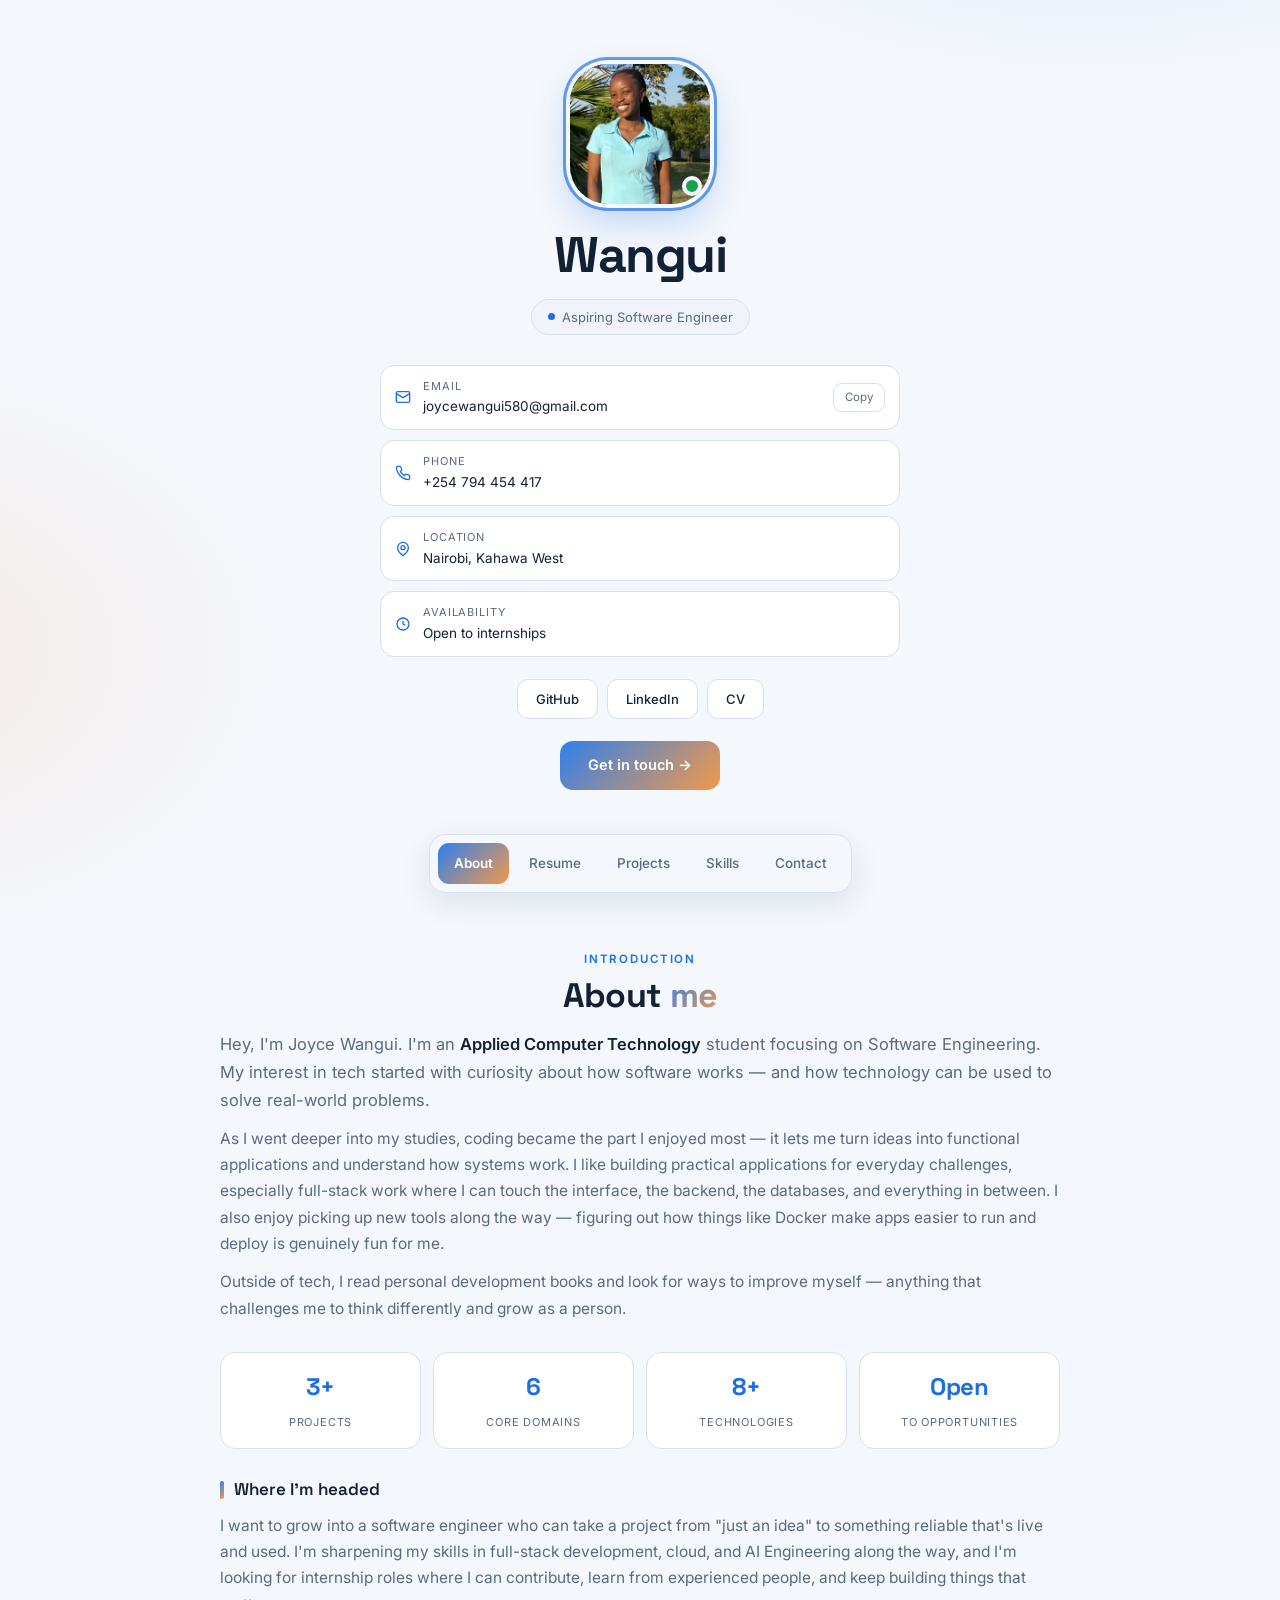
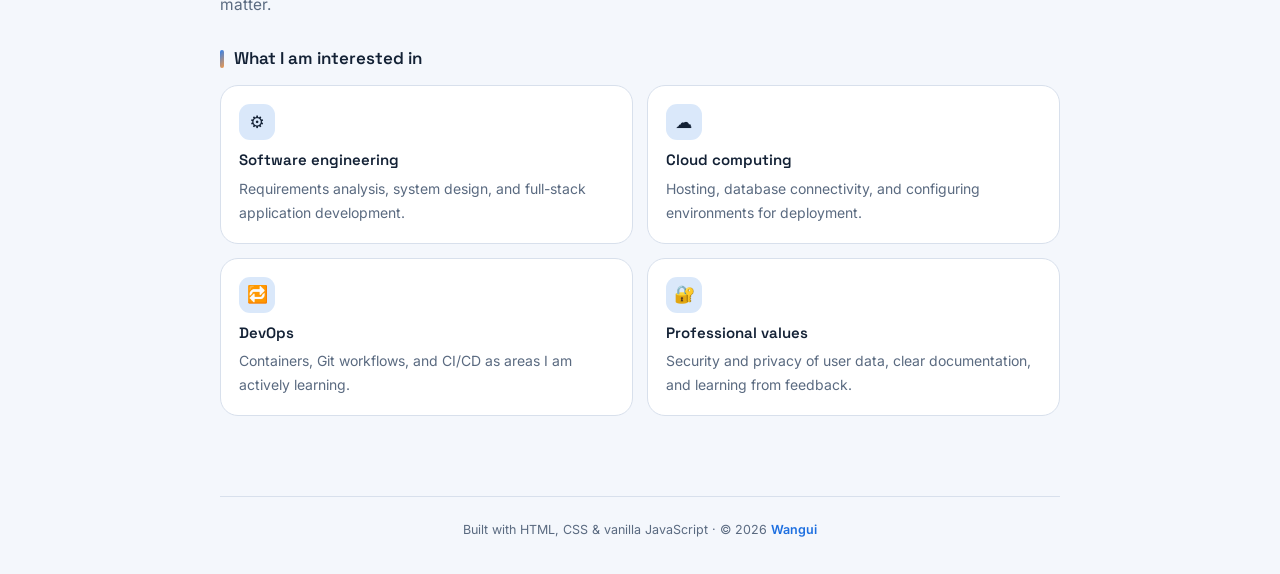
<file: index.html>
﻿<!DOCTYPE html>
<html lang="en">
<head>
<meta charset="utf-8">
<meta name="viewport" content="width=device-width, initial-scale=1, viewport-fit=cover">
<title>Wangui — Software Engineering Portfolio</title>
<meta name="description" content="Portfolio of Wangui, an Applied Computer Technology student specializing in software engineering. Projects, skills, resume, and contact.">
<meta name="theme-color" content="#f4f7fc">
<link rel="icon" type="image/svg+xml" href="favicon.svg">
<link rel="preconnect" href="https://fonts.googleapis.com">
<link rel="preconnect" href="https://fonts.gstatic.com" crossorigin>
<link href="https://fonts.googleapis.com/css2?family=Space+Grotesk:wght@500;600;700&family=Inter:wght@400;500;600&display=swap" rel="stylesheet">
<link rel="stylesheet" href="style.css">
</head>
<body>
<div class="wrap">

<!-- ============ HERO ============ -->
<header class="hero">
  <div class="avatar-wrap">
    <div class="avatar"><img src="assets/profile.jpeg" alt="Wangui" onerror="this.remove()"><span aria-hidden="true">W</span></div>
    <span class="dot" title="Available"></span>
  </div>
  <h1>Wangui</h1>
  <span class="role"><i></i> Aspiring Software Engineer</span>

  <div class="quick">
    <div class="qrow">
      <svg width="16" height="16" viewBox="0 0 24 24" fill="none" stroke-width="2"><rect x="2" y="4" width="20" height="16" rx="2"/><path d="m2 7 10 6 10-6"/></svg>
      <div><span class="k">Email</span><a class="v" id="email-text" href="mailto:joycewangui580@gmail.com">joycewangui580@gmail.com</a></div>
      <button class="copy" id="copy-btn" type="button">Copy</button>
    </div>
    <div class="qrow">
      <svg width="16" height="16" viewBox="0 0 24 24" fill="none" stroke-width="2"><path d="M22 16.92v3a2 2 0 0 1-2.18 2 19.79 19.79 0 0 1-8.63-3.07 19.5 19.5 0 0 1-6-6 19.79 19.79 0 0 1-3.07-8.67A2 2 0 0 1 4.11 2h3a2 2 0 0 1 2 1.72c.13.96.36 1.9.7 2.81a2 2 0 0 1-.45 2.11L8.09 9.91a16 16 0 0 0 6 6l1.27-1.27a2 2 0 0 1 2.11-.45c.91.34 1.85.57 2.81.7A2 2 0 0 1 22 16.92z"/></svg>
      <div><span class="k">Phone</span><a class="v" href="tel:+254794454417">+254 794 454 417</a></div>
    </div>
    <div class="qrow">
      <svg width="16" height="16" viewBox="0 0 24 24" fill="none" stroke-width="2"><path d="M20 10c0 6-8 12-8 12s-8-6-8-12a8 8 0 1 1 16 0Z"/><circle cx="12" cy="10" r="3"/></svg>
      <div><span class="k">Location</span><span class="v">Nairobi, Kahawa West</span></div>
    </div>
    <div class="qrow">
      <svg width="16" height="16" viewBox="0 0 24 24" fill="none" stroke-width="2"><circle cx="12" cy="12" r="9"/><path d="M12 7v5l3 2"/></svg>
      <div><span class="k">Availability</span><span class="v">Open to internships</span></div>
    </div>
  </div>

  <div class="socials">
    <a href="https://github.com/wanguinyiha" target="_blank" rel="noopener" aria-label="GitHub">GitHub</a>
    <a href="https://www.linkedin.com/in/joyce-kimani-82453132b/" target="_blank" rel="noopener" aria-label="LinkedIn">LinkedIn</a>
    <a href="assets/JOYCE%20WANGUI%20KIMANI%20-%20CV.pdf" download target="_blank" aria-label="Download CV">CV</a>
  </div>
  <a class="cta" href="#contact" data-goto="contact">Get in touch →</a>
</header>

<!-- ============ NAV ============ -->
<nav class="topbar" role="tablist" aria-label="Portfolio sections">
  <div class="tabs">
    <button class="tab" role="tab" id="t-about" aria-controls="about" aria-selected="true" data-t="about">About</button>
    <button class="tab" role="tab" id="t-resume" aria-controls="resume" aria-selected="false" data-t="resume">Resume</button>
    <button class="tab" role="tab" id="t-projects" aria-controls="projects" aria-selected="false" data-t="projects">Projects</button>
    <button class="tab" role="tab" id="t-skills" aria-controls="skills" aria-selected="false" data-t="skills">Skills</button>
    <button class="tab" role="tab" id="t-contact" aria-controls="contact" aria-selected="false" data-t="contact">Contact</button>
  </div>
</nav>

<main>
  <!-- ABOUT -->
  <section id="about" class="active" role="tabpanel" aria-labelledby="t-about" tabindex="0">
    <div class="head">
      <span class="eyebrow">Introduction</span>
      <h2>About <span class="u">me</span></h2>
    </div>
    <p class="lede">Hey, I'm Joyce Wangui. I'm an <strong>Applied Computer Technology</strong> student focusing on Software Engineering. My interest in tech started with curiosity about how software works — and how technology can be used to solve real-world problems.</p>
    <p>As I went deeper into my studies, coding became the part I enjoyed most — it lets me turn ideas into functional applications and understand how systems work. I like building practical applications for everyday challenges, especially full-stack work where I can touch the interface, the backend, the databases, and everything in between. I also enjoy picking up new tools along the way — figuring out how things like Docker make apps easier to run and deploy is genuinely fun for me.</p>
    <p>Outside of tech, I read personal development books and look for ways to improve myself — anything that challenges me to think differently and grow as a person.</p>

    <div class="stats">
      <div class="stat"><b>3+</b><span>Projects</span></div>
      <div class="stat"><b>6</b><span>Core domains</span></div>
      <div class="stat"><b>8+</b><span>Technologies</span></div>
      <div class="stat"><b>Open</b><span>To opportunities</span></div>
    </div>

    <h3>Where I'm headed</h3>
    <p>I want to grow into a software engineer who can take a project from "just an idea" to something reliable that's live and used. I'm sharpening my skills in full-stack development, cloud, and AI Engineering along the way, and I'm looking for internship roles where I can contribute, learn from experienced people, and keep building things that matter.</p>

    <h3>What I am interested in</h3>
    <div class="grid two">
      <div class="box"><div class="ico">⚙️</div><h4>Software engineering</h4><p>Requirements analysis, system design, and full-stack application development.</p></div>
      <div class="box"><div class="ico">☁️</div><h4>Cloud computing</h4><p>Hosting, database connectivity, and configuring environments for deployment.</p></div>
      <div class="box"><div class="ico">🔁</div><h4>DevOps</h4><p>Containers, Git workflows, and CI/CD as areas I am actively learning.</p></div>
      <div class="box"><div class="ico">🔐</div><h4>Professional values</h4><p>Security and privacy of user data, clear documentation, and learning from feedback.</p></div>
    </div>
  </section>

  <!-- RESUME -->
  <section id="resume" role="tabpanel" aria-labelledby="t-resume" tabindex="0">
    <div class="head">
      <span class="eyebrow">Background</span>
      <h2>My <span class="u">resume</span></h2>
    </div>

    <p class="lede">Applied Computer Technology student graduating Fall 2027, with hands-on experience in web development and databases. Seeking a software developer internship to apply my skills in JavaScript, TypeScript and React while gaining practical experience in system design, full-stack development, and collaborative software engineering.</p>

    <h3>Education</h3>
    <div class="tl">
      <div class="box">
        <span class="when">Expected Fall 2027</span>
        <h4>Bachelor's in Applied Computer Technology</h4>
        <p>United States International University – Africa (USIU)</p>
      </div>
      <div class="box">
        <h4>Software Engineering and DevOps</h4>
        <p>Moringa School</p>
      </div>
    </div>

    <h3>Experience</h3>
    <div class="tl">
      <div class="box">
        <h4>IT &amp; Tech Support Volunteer</h4>
        <p>WeFix</p>
        <p>Utilized Zoho CRM to generate invoices, manage service tickets, share repair estimates, and monitor customer payments. Provided technical support by assisting with service requests, tracking electronic device repair cases, and coordinating updates to support timely issue resolution.</p>
      </div>
      <div class="box">
        <h4>Volunteer</h4>
        <p>Bishop Opera Luigi Zimmerman</p>
        <p>Supported the center's donation management process by accurately recording donated items, quantities, and donor information. Maintained organized records that supported inventory tracking, resource planning, and efficient distribution of supplies.</p>
      </div>
    </div>

    <h3>Skills</h3>
    <div class="grid two">
      <div class="box">
        <h4>Languages</h4>
        <div class="tags"><span class="tag">Python</span><span class="tag">JavaScript</span><span class="tag">TypeScript</span><span class="tag">SQL</span><span class="tag">HTML</span><span class="tag">CSS</span></div>
      </div>
      <div class="box">
        <h4>Frameworks &amp; Libraries</h4>
        <div class="tags"><span class="tag">React</span><span class="tag">Next.js</span></div>
      </div>
      <div class="box">
        <h4>Databases &amp; Backend</h4>
        <div class="tags"><span class="tag">PostgreSQL</span><span class="tag">Supabase</span><span class="tag">Convex</span></div>
      </div>
      <div class="box">
        <h4>Tools &amp; Methods</h4>
        <div class="tags"><span class="tag">Git</span><span class="tag">GitHub</span><span class="tag">VS Code</span><span class="tag">Agile/Scrum</span><span class="tag">Figma</span><span class="tag">Jira</span><span class="tag">Google Workspace</span></div>
      </div>
    </div>

    <h3>Achievements</h3>
    <div class="grid two">
      <div class="box"><div class="ico">🚀</div><h4>Built web applications</h4><p>Developed and managed web applications using Next.js, React, Node.js, and Python.</p></div>
      <div class="box"><div class="ico">🎓</div><h4>Completed a Software Engineering program</h4><p>Studied software engineering and computer science, gaining strong problem-solving and programming skills.</p></div>
    </div>

    <p class="actions"><a class="btn" href="assets/JOYCE%20WANGUI%20KIMANI%20-%20CV.pdf" download target="_blank">Download CV ↓</a></p>
  </section>

  <!-- PROJECTS -->
  <section id="projects" role="tabpanel" aria-labelledby="t-projects" tabindex="0">
    <div class="head">
      <span class="eyebrow">Selected work</span>
      <h2>Featured <span class="u">projects</span></h2>
    </div>
    <p class="lede">Each project below is a short summary — update the status lines to match what works today.</p>

    <div class="grid">
      <article class="box project">
        <div class="phead">
          <span class="idx">01</span>
          <span class="status">Status: live</span>
        </div>
        <h4>ViFlow — Visitor management and access control</h4>
        <p>Digitizes visitor registration and access verification in hostels and residential facilities. It reduces repetitive manual data entry, streamlines visitor invitations, and supports verification and tracking of visits.</p>
        <p>Covers resident and visitor workflows, guard verification, unique access checks, role-based permissions, and database design. An invitation and an actual visit are separate entities, which is a good case study for interviews.</p>
        <div class="tags"><span class="tag">Requirements analysis</span><span class="tag">Backend</span><span class="tag">Database design</span><span class="tag">Security</span></div>
        <div class="links"><a href="https://github.com/wanguinyiha/viflow" target="_blank" rel="noopener">Repository ↗</a><a href="https://viflow.netlify.app" target="_blank" rel="noopener">Live demo ↗</a></div>
      </article>

      <article class="box project">
        <div class="phead">
          <span class="idx">02</span>
          <span class="status">Status: live</span>
        </div>
        <h4>Waxora — Waxing business website and booking system</h4>
        <p>A website for a waxing business where customers can browse services, make bookings, submit reviews, and receive booking details by email.</p>
        <p>Covers service categories, booking workflow, administrative access, email notifications, and database integration.</p>
        <div class="tags"><span class="tag">Frontend</span><span class="tag">Forms</span><span class="tag">Database</span><span class="tag">UX</span></div>
        <div class="links"><a href="https://github.com/wanguinyiha/waxora" target="_blank" rel="noopener">Repository ↗</a><a href="https://waxora.onrender.com/" target="_blank" rel="noopener">Live demo ↗</a></div>
      </article>

      <article class="box project">
        <div class="phead">
          <span class="idx">03</span>
          <span class="status">Status: live</span>
        </div>
        <h4>Marita's Meal Maestro — Meal planning web app</h4>
        <p>A meal planning web application that helps users organize what they eat in a simple, smart, and stress-free way — like a personal assistant for food planning.</p>
        <p>Covers weekly meal plans, recipe discovery, automatic shopping list generation, budget tracking, and progress over time.</p>
        <div class="tags"><span class="tag">Meal planning</span><span class="tag">Recipes</span><span class="tag">Shopping lists</span><span class="tag">Budget tracking</span></div>
        <div class="links"><a href="https://github.com/wanguinyiha/meal-maestro" target="_blank" rel="noopener">Repository ↗</a><a href="https://mealmaestroo.netlify.app" target="_blank" rel="noopener">Live demo ↗</a></div>
      </article>
    </div>
  </section>

  <!-- SKILLS -->
  <section id="skills" role="tabpanel" aria-labelledby="t-skills" tabindex="0">
    <div class="head">
      <span class="eyebrow">Capabilities</span>
      <h2>Skills &amp; <span class="u">DevOps</span></h2>
    </div>
    <p class="lede">Only skills I have used or am actively learning. The bars reflect my honest level.</p>

    <div class="grid two">
      <div>
        <h3>Languages and frontend</h3>
        <div class="skill"><div class="row"><span>JavaScript / TypeScript</span><span>70%</span></div><div class="bar"><i data-w="70"></i></div></div>
        <div class="skill"><div class="row"><span>HTML / CSS / Tailwind CSS</span><span>80%</span></div><div class="bar"><i data-w="80"></i></div></div>
        <div class="skill"><div class="row"><span>React / Next.js</span><span>65%</span></div><div class="bar"><i data-w="65"></i></div></div>
      </div>
      <div>
        <h3>Backend, data, mobile</h3>
        <div class="skill"><div class="row"><span>Node.js / Express / REST APIs</span><span>65%</span></div><div class="bar"><i data-w="65"></i></div></div>
        <div class="skill"><div class="row"><span>SQL / PostgreSQL / Supabase</span><span>70%</span></div><div class="bar"><i data-w="70"></i></div></div>
        <div class="skill"><div class="row"><span>Python</span><span>55%</span></div><div class="bar"><i data-w="55"></i></div></div>
      </div>
    </div>

    <h3>Cloud and DevOps experience</h3>
    <div class="grid two">
      <div class="box"><div class="ico">📦</div><h4>Containers</h4><p>Running PostgreSQL locally with Docker and Docker Compose.</p></div>
      <div class="box"><div class="ico">🔧</div><h4>Configuration</h4><p>Environment variables and keeping credentials out of repositories.</p></div>
      <div class="box"><div class="ico">🚀</div><h4>Deployment</h4><p>Hosting Next.js projects and connecting them to hosted databases.</p></div>
      <div class="box"><div class="ico">📡</div><h4>Learning</h4><p>AI Engineering and CI/CD pipelines.</p></div>
    </div>

    <h3>How I work</h3>
    <p>I break a project into small tasks, design the database before building features, track changes with Git, test critical functionality, and document setup steps. Most of my work so far is individual, and I describe it that way.</p>
  </section>

  <!-- CONTACT -->
  <section id="contact" role="tabpanel" aria-labelledby="t-contact" tabindex="0">
    <div class="head">
      <span class="eyebrow">Say hello</span>
      <h2>Get in <span class="u">touch</span></h2>
    </div>
    <p class="lede">I am open to internships, graduate positions, and collaborations. Send a message and I will reply by email.</p>

    <form id="cf" novalidate>
      <div class="field"><input type="text" name="name" placeholder="Your name" required aria-label="Your name"></div>
      <div class="field"><input type="email" name="email" placeholder="Your email" required aria-label="Your email"></div>
      <div class="field"><textarea name="msg" rows="5" placeholder="Your message" required aria-label="Your message"></textarea></div>
      <button class="btn" type="submit">Send message →</button>
    </form>

    <div class="grid two" style="margin-top:26px">
      <div class="box"><h4>Email</h4><p><a href="mailto:joycewangui580@gmail.com">joycewangui580@gmail.com</a></p></div>
      <div class="box"><h4>Location</h4><p>Nairobi, Kahawa West · open to remote</p></div>
    </div>
  </section>
</main>

<footer>Built with HTML, CSS &amp; vanilla JavaScript · © <span id="yr"></span> <b>Wangui</b></footer>
</div>

<div class="toast" id="toast" role="status" aria-live="polite"></div>

<script src="script.js"></script>
<script>
(function(){
  var EMAIL = 'joycewangui580@gmail.com';
  var tabs = Array.prototype.slice.call(document.querySelectorAll('.tab'));
  var panels = Array.prototype.slice.call(document.querySelectorAll('section'));
  var toast = document.getElementById('toast');
  var toastTimer;

  function showToast(msg){
    toast.textContent = msg;
    toast.classList.add('show');
    clearTimeout(toastTimer);
    toastTimer = setTimeout(function(){ toast.classList.remove('show'); }, 2200);
  }

  /* ---- tabs ---- */
  function activate(id, push){
    var found = false;
    tabs.forEach(function(t){
      var on = t.dataset.t === id;
      t.setAttribute('aria-selected', on);
      if(on) found = true;
    });
    if(!found) return;
    panels.forEach(function(p){ p.classList.toggle('active', p.id === id); });
    if(push && location.hash !== '#' + id) history.replaceState(null, '', '#' + id);
    window.scrollTo({top:0, behavior:'smooth'});
    if(id === 'skills') animateBars();
  }

  tabs.forEach(function(t, i){
    t.addEventListener('click', function(){ activate(t.dataset.t, true); });
    t.addEventListener('keydown', function(e){
      var d = e.key === 'ArrowRight' ? 1 : e.key === 'ArrowLeft' ? -1 : 0;
      if(!d) return;
      e.preventDefault();
      var n = tabs[(i + d + tabs.length) % tabs.length];
      n.focus(); activate(n.dataset.t, true);
    });
  });

  document.querySelectorAll('[data-goto]').forEach(function(a){
    a.addEventListener('click', function(e){ e.preventDefault(); activate(a.dataset.goto, true); });
  });

  var initial = (location.hash || '').replace('#','');
  if(initial && document.getElementById(initial)) activate(initial, false);

  /* ---- skill bars ---- */
  var barsDone = false;
  function animateBars(){
    if(barsDone) return;
    barsDone = true;
    document.querySelectorAll('.bar i').forEach(function(el, i){
      setTimeout(function(){ el.style.width = el.dataset.w + '%'; }, 120 + i * 90);
    });
  }

  /* ---- copy email ---- */
  document.getElementById('copy-btn').addEventListener('click', function(){
    var btn = this;
    function done(){ btn.textContent = 'Copied!'; showToast('Email copied to clipboard'); setTimeout(function(){ btn.textContent = 'Copy'; }, 1800); }
    if(navigator.clipboard && navigator.clipboard.writeText){
      navigator.clipboard.writeText(EMAIL).then(done, function(){ location.href = 'mailto:' + EMAIL; });
    } else {
      var ta = document.createElement('textarea');
      ta.value = EMAIL; document.body.appendChild(ta); ta.select();
      try{ document.execCommand('copy'); done(); }catch(e){ location.href = 'mailto:' + EMAIL; }
      document.body.removeChild(ta);
    }
  });

  /* ---- contact form ---- */
  document.getElementById('cf').addEventListener('submit', function(e){
    e.preventDefault();
    var f = e.target;
    if(!f.name.value.trim() || !f.email.value.trim() || !f.msg.value.trim()){
      showToast('Please fill in all fields'); return;
    }
    location.href = 'mailto:' + EMAIL +
      '?subject=' + encodeURIComponent('Portfolio message from ' + f.name.value) +
      '&body=' + encodeURIComponent(f.msg.value + '\n\nFrom: ' + f.name.value + ' <' + f.email.value + '>');
    showToast('Opening your email app…');
  });

  document.getElementById('yr').textContent = new Date().getFullYear();
})();
</script>
</body>
</html>
</file>
<file: style.css>
/* ============================================================
   Wangui — Portfolio styles (single centered column)
   ============================================================ */

:root{
  --bg:#f4f7fc; --bg2:#e9eef7; --card:#ffffff; --card2:#f0f4fa; --line:#d8e0ec;
  --text:#132135; --muted:#5a6a80; --accent:#1d6fe0; --accent2:#f2751a;
  --grad:linear-gradient(135deg,#2f80ed,#f2994a);
  --ok:#16a34a; --shadow:0 10px 30px rgba(20,40,80,.10);
  --r:18px; --nav-h:64px;
}
*{box-sizing:border-box;margin:0;padding:0}
html{scroll-behavior:smooth}
body{
  background:
    radial-gradient(900px 500px at 85% -10%, color-mix(in srgb, var(--accent) 12%, transparent), transparent 60%),
    radial-gradient(700px 500px at -10% 30%, color-mix(in srgb, var(--accent2) 10%, transparent), transparent 60%),
    var(--bg);
  color:var(--text);
  font-family:Inter,system-ui,-apple-system,sans-serif;
  font-size:15.5px; line-height:1.7;
  min-height:100vh;
  -webkit-font-smoothing:antialiased;
}
h1,h2,h3,h4{font-family:"Space Grotesk",Inter,sans-serif;line-height:1.25}
a{color:var(--accent);text-decoration:none}
a:hover{text-decoration:underline}
button{font:inherit}
:focus-visible{outline:2px solid var(--accent);outline-offset:3px;border-radius:6px}
::selection{background:var(--accent);color:#fff}

/* ---------- LAYOUT ---------- */
.wrap{max-width:880px;margin:0 auto;padding:0 20px}

/* ---------- HERO (centered) ---------- */
.hero{
  text-align:center;padding:64px 0 8px;
  display:flex;flex-direction:column;align-items:center
}
.avatar-wrap{position:relative;width:140px;height:140px;margin-bottom:20px}
.avatar{
  position:relative;
  width:140px;height:140px;border-radius:38px;
  background:var(--grad); color:#fff;
  display:grid;place-items:center;
  font-family:"Space Grotesk";font-size:56px;font-weight:700;
  box-shadow:0 0 0 4px var(--bg), 0 0 0 7px color-mix(in srgb, var(--accent) 65%, transparent),
             0 16px 36px color-mix(in srgb, var(--accent) 28%, transparent);
  overflow:hidden;
}
.avatar img{position:absolute;inset:0;width:100%;height:100%;object-fit:cover;display:block}
.dot{
  position:absolute;right:8px;bottom:8px;width:20px;height:20px;border-radius:50%;
  background:var(--ok);border:4px solid var(--bg);
  animation:pulse 2.4s infinite;
}
@keyframes pulse{70%{box-shadow:0 0 0 10px transparent}100%{box-shadow:0 0 0 0 transparent}}
.hero h1{font-size:clamp(34px,6vw,50px);font-weight:700;letter-spacing:-.03em}
.role{display:inline-flex;align-items:center;gap:7px;background:var(--card2);
  border:1px solid var(--line);padding:6px 16px;border-radius:999px;font-size:13px;color:var(--muted);margin-top:12px}
.role i{width:7px;height:7px;border-radius:50%;background:var(--accent);display:inline-block}

.quick{display:grid;gap:10px;margin-top:30px;width:100%;max-width:520px;text-align:left}
.qrow{display:flex;align-items:center;gap:12px;background:var(--card);border:1px solid var(--line);
  border-radius:14px;padding:11px 14px;font-size:13.5px}
.qrow .k{color:var(--muted);font-size:11px;text-transform:uppercase;letter-spacing:.08em;display:block}
.qrow .v{color:var(--text);word-break:break-word}
.qrow svg{flex:none;stroke:var(--accent)}
.copy{margin-left:auto;background:none;border:1px solid var(--line);color:var(--muted);
  border-radius:9px;padding:4px 11px;font-size:11.5px;cursor:pointer;transition:.2s;white-space:nowrap}
.copy:hover{color:var(--text);border-color:var(--accent)}

.socials{display:flex;gap:9px;justify-content:center;margin-top:22px;flex-wrap:wrap}
.socials a{display:inline-flex;align-items:center;gap:7px;font-size:13px;font-weight:500;
  background:var(--card);border:1px solid var(--line);color:var(--text);
  padding:8px 18px;border-radius:11px;transition:.2s;text-decoration:none}
.socials a:hover{border-color:var(--accent);color:var(--accent);transform:translateY(-2px);text-decoration:none}

.cta{
  display:inline-block;margin-top:22px;background:var(--grad);color:#fff;
  padding:12px 28px;border-radius:13px;font-weight:600;font-size:14.5px;
  text-decoration:none;transition:.2s
}
.cta:hover{transform:translateY(-2px);box-shadow:0 10px 24px color-mix(in srgb,var(--accent) 32%,transparent);text-decoration:none}

/* ---------- NAV (centered pill tabs) ---------- */
.topbar{
  position:sticky;top:12px;z-index:50;
  display:flex;align-items:center;justify-content:center;gap:10px;
  margin:36px 0 8px;padding:8px;
  background:color-mix(in srgb, var(--bg) 82%, transparent);
  backdrop-filter:blur(12px);-webkit-backdrop-filter:blur(12px);
  border:1px solid var(--line);border-radius:16px;
  box-shadow:var(--shadow);
  width:fit-content;margin-left:auto;margin-right:auto;max-width:100%;
}
.tabs{display:flex;gap:4px;flex-wrap:wrap;justify-content:center}
.tab{
  background:none;border:0;color:var(--muted);font-size:13.5px;font-weight:500;
  padding:9px 16px;border-radius:11px;cursor:pointer;transition:.2s;white-space:nowrap
}
.tab:hover{color:var(--text);background:var(--card2)}
.tab[aria-selected="true"]{color:#fff;background:var(--grad);font-weight:600}

/* ---------- SECTIONS ---------- */
main{padding-bottom:20px}
section{display:none;padding:44px 0 10px;scroll-margin-top:calc(var(--nav-h) + 16px)}
section.active{display:block;animation:fadeUp .35s ease}
@keyframes fadeUp{from{opacity:0;transform:translateY(10px)}to{opacity:1;transform:none}}

/* centered section headers */
section > .head{text-align:center;margin-bottom:6px}
section > .head h2{margin-top:4px}

.eyebrow{font-size:11.5px;letter-spacing:.16em;text-transform:uppercase;color:var(--accent);font-weight:600}
h2{font-size:clamp(27px,4vw,34px);font-weight:700;letter-spacing:-.02em}
h2 .u{background:var(--grad);-webkit-background-clip:text;background-clip:text;color:transparent}
h3{font-size:17px;font-weight:600;margin:30px 0 12px;display:flex;align-items:center;gap:10px}
h3::before{content:"";width:4px;height:18px;border-radius:3px;background:var(--grad);flex:none}
h4{font-size:15px;font-weight:600}
p{color:var(--muted);margin-top:12px}
.lede{font-size:16.5px;color:var(--muted)}
.lede strong{color:var(--text);font-weight:600}
.actions{margin-top:24px;text-align:center}

.stats{display:grid;grid-template-columns:repeat(4,1fr);gap:12px;margin-top:30px;width:100%}
.stat{background:var(--card);border:1px solid var(--line);border-radius:15px;padding:14px 8px;text-align:center}
.stat b{display:block;font-family:"Space Grotesk";font-size:24px;color:var(--accent);letter-spacing:-.02em}
.stat span{font-size:11px;color:var(--muted);text-transform:uppercase;letter-spacing:.07em}

/* ---------- COMPONENTS ---------- */
.grid{display:grid;gap:14px;margin-top:16px}
.grid.two{grid-template-columns:repeat(2,1fr)}
.box{
  background:var(--card);border:1px solid var(--line);border-radius:var(--r);
  padding:18px;transition:.25s;position:relative;overflow:hidden;text-align:left
}
.box:hover{border-color:color-mix(in srgb,var(--accent) 55%,var(--line));transform:translateY(-3px)}
.box .idx{font-family:"Space Grotesk";font-size:13px;color:var(--accent);font-weight:600}
.box p{font-size:14px;margin-top:7px}
.box .ico{width:36px;height:36px;border-radius:11px;background:color-mix(in srgb,var(--accent) 16%,transparent);
  display:grid;place-items:center;margin-bottom:11px;font-size:17px}
.box .when{font-size:12px;color:var(--accent);font-weight:600}

.tags{display:flex;flex-wrap:wrap;gap:7px;margin-top:13px}
.tag{font-size:11.5px;border:1px solid var(--line);border-radius:7px;padding:2.5px 10px;color:var(--text);background:var(--bg)}
.status{display:inline-flex;align-items:center;gap:6px;font-size:11.5px;font-weight:600;color:var(--ok);
  background:color-mix(in srgb,var(--ok) 12%,transparent);border:1px solid color-mix(in srgb,var(--ok) 35%,transparent);
  padding:3px 10px;border-radius:999px}
.status.wip{color:var(--accent2);background:color-mix(in srgb,var(--accent2) 12%,transparent);
  border-color:color-mix(in srgb,var(--accent2) 35%,transparent)}

/* projects */
.project{display:grid;gap:6px}
.project .phead{display:flex;align-items:center;gap:12px;justify-content:space-between;flex-wrap:wrap}
.project .links{display:flex;gap:14px;margin-top:14px;font-size:13.5px;font-weight:500}
.project::after{content:"";position:absolute;left:0;top:0;height:3px;width:0;background:var(--grad);transition:.35s}
.project:hover::after{width:100%}

/* timeline */
.tl{border-left:2px solid var(--line);margin-left:8px;padding-left:24px;position:relative}
.tl::before{content:"";position:absolute;left:-7px;top:6px;width:12px;height:12px;border-radius:50%;
  background:var(--grad);box-shadow:0 0 0 4px color-mix(in srgb,var(--accent) 18%,transparent)}
.tl .box{margin-bottom:14px}

/* skills */
.skill{margin-top:15px}
.skill .row{display:flex;justify-content:space-between;font-size:13.5px;font-weight:500}
.skill .row span:last-child{color:var(--accent);font-family:"Space Grotesk";font-weight:600}
.bar{height:8px;background:var(--bg2);border:1px solid var(--line);border-radius:6px;margin-top:6px;overflow:hidden}
.bar i{display:block;height:100%;width:0;background:var(--grad);border-radius:6px;transition:width 1.1s cubic-bezier(.22,1,.36,1)}

/* buttons */
.btn{
  display:inline-block;background:var(--grad);color:#fff;border:0;border-radius:13px;
  padding:12px 24px;font-weight:600;cursor:pointer;transition:.2s;font-size:14.5px;text-decoration:none
}
.btn:hover{transform:translateY(-2px);box-shadow:0 10px 24px color-mix(in srgb,var(--accent) 32%,transparent);text-decoration:none}

/* form */
form{display:grid;gap:12px;margin-top:18px;max-width:560px;margin-left:auto;margin-right:auto}
input,textarea{
  width:100%;background:var(--card2);color:var(--text);border:1px solid var(--line);
  border-radius:13px;padding:13px 15px;font:inherit;font-size:14.5px;transition:.2s
}
input:focus,textarea:focus{border-color:var(--accent);outline:none;box-shadow:0 0 0 3px color-mix(in srgb,var(--accent) 18%,transparent)}
input::placeholder,textarea::placeholder{color:color-mix(in srgb,var(--muted) 75%,transparent)}
textarea{resize:vertical;min-height:120px}
.note{font-size:12.5px;color:var(--muted);font-style:italic;margin-top:16px;text-align:center}
.toast{
  position:fixed;left:50%;bottom:26px;transform:translate(-50%,80px);
  background:var(--card);border:1px solid var(--accent);color:var(--text);
  padding:11px 20px;border-radius:12px;font-size:13.5px;box-shadow:var(--shadow);
  opacity:0;transition:.35s;z-index:99;pointer-events:none
}
.toast.show{opacity:1;transform:translate(-50%,0)}

footer{
  text-align:center;color:var(--muted);font-size:12.5px;
  border-top:1px solid var(--line);margin-top:50px;padding:22px 0 34px
}
footer b{color:var(--accent);font-weight:600}

@media (prefers-reduced-motion:reduce){
  *{animation:none!important;transition:none!important}
  html{scroll-behavior:auto}
}

/* ---------- RESPONSIVE ---------- */
@media (max-width:759px){
  .hero{padding:44px 0 4px}
  .avatar-wrap,.avatar{width:116px;height:116px}
  .avatar{border-radius:32px;font-size:46px}
  .stats{grid-template-columns:1fr 1fr}
  .grid.two{grid-template-columns:1fr}
  section{padding:34px 0 6px}
  .topbar{top:8px;margin-top:28px}
  .tab{padding:8px 12px;font-size:12.5px}
}
</file>
